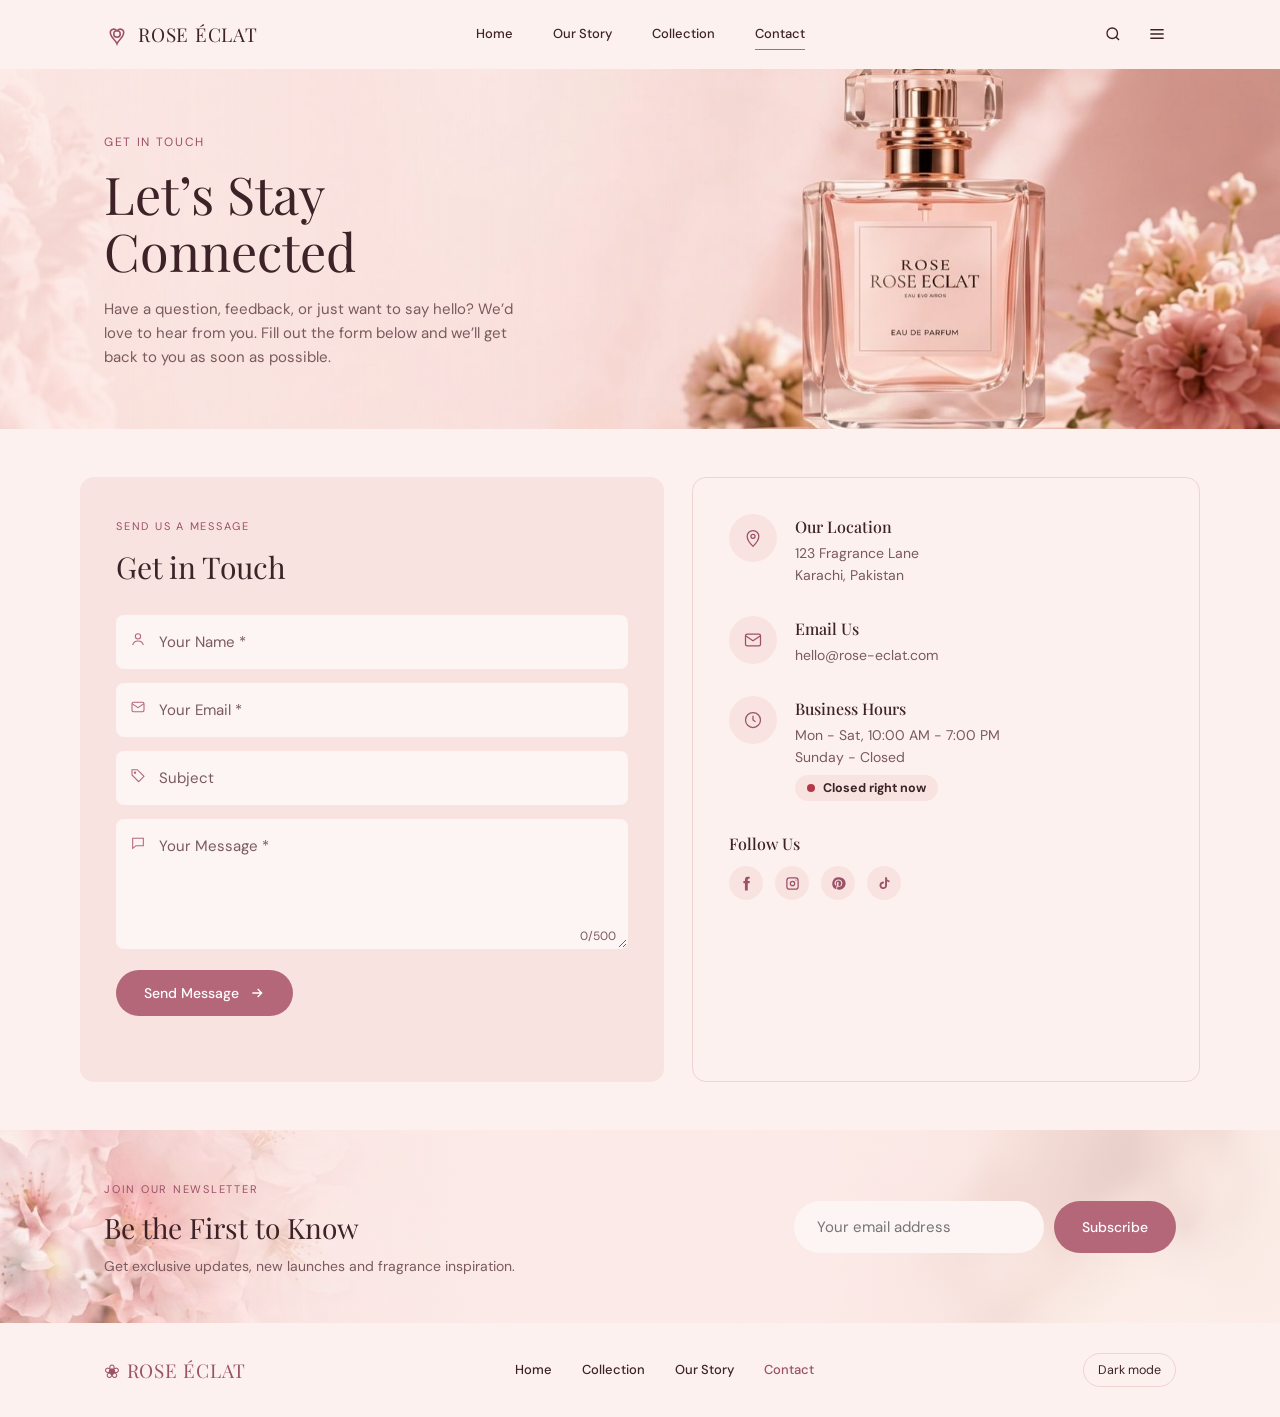
<file: contact.html>
<!DOCTYPE html>
<html lang="en">
<head>
<meta charset="utf-8">
<meta name="viewport" content="width=device-width, initial-scale=1, viewport-fit=cover">
<title>Contact – Rose Éclat</title>
<link rel="preconnect" href="https://fonts.googleapis.com">
<link href="https://fonts.googleapis.com/css2?family=DM+Sans:wght@400;500&family=Playfair+Display:wght@400;500&display=swap" rel="stylesheet">
<link rel="stylesheet" href="contact.css">
</head>
<body>


<header class="nav" id="nav">
  <div class="nav-in">
    <a class="logo" href="index.html" aria-label="Rose Éclat home">
      <svg width="26" height="26" viewBox="0 0 24 24" fill="none" stroke="currentColor" stroke-width="1.4"><circle cx="12" cy="12" r="3"/><path d="M12 9c-3-3-7-1-6 3s5 6 6 9c1-3 5-5 6-9s-3-6-6-3z"/></svg>
      <span>ROSE ÉCLAT</span>
    </a>

    <nav class="nav-links" aria-label="Main">
      <a href="index.html">Home</a>
      <a href="index.html#about">Our Story</a>
      <a href="index.html#collection">Collection</a>
      <a href="contact.html" aria-current="page">Contact</a>
    </nav>

    <div class="nav-tools">
      <button class="icon-btn" id="searchBtn" aria-label="Search" aria-expanded="false" aria-controls="searchBar">
        <svg viewBox="0 0 24 24" width="18" height="18" fill="none" stroke="currentColor" stroke-width="1.8"><circle cx="11" cy="11" r="7"/><path d="M20 20l-4-4"/></svg>
      </button>
      <button class="icon-btn" id="menuBtn" aria-label="Open menu" aria-expanded="false" aria-controls="drawer">
        <svg viewBox="0 0 24 24" width="20" height="20" fill="none" stroke="currentColor" stroke-width="1.8"><path d="M4 7h16M4 12h16M4 17h16"/></svg>
      </button>
    </div>
  </div>

  <form class="search-bar" id="searchBar" role="search" hidden>
    <input type="search" id="searchInput" placeholder="Search perfumes, notes, collections…" aria-label="Search">
  </form>
</header>

<div class="scrim" id="scrim" hidden></div>
<aside class="drawer" id="drawer" aria-label="Menu" aria-hidden="true">
  <button class="icon-btn close" id="closeBtn" aria-label="Close menu">✕</button>
  <a href="index.html">Home</a>
  <a href="index.html#collection">Collection</a>
  <a href="index.html#about">Our Story</a>
  <a href="contact.html" aria-current="page">Contact</a>
</aside>


<header class="hero">
  <div class="hero-bg" id="heroBg" role="img" aria-label="Rosé perfume bottle surrounded by pink flowers"></div>
  <div class="wrap">
    <div class="hero-copy">
      <small>GET IN TOUCH</small>
      <h1>Let’s Stay Connected</h1>
      <p>Have a question, feedback, or just want to say hello? We’d love to hear from you. Fill out the form below and we’ll get back to you as soon as possible.</p>
    </div>
  </div>
</header>

<main class="wrap grid">

  <section class="card" aria-labelledby="fh">

    <span class="label">SEND US A MESSAGE</span>
    <h2 id="fh">Get in Touch</h2>

    <form id="contact" novalidate action="https://formspree.io/f/mnpjrvpo" method="POST">

      <div class="field"><svg class="ic" viewBox="0 0 24 24"><circle cx="12" cy="8" r="4"/><path d="M4 21c1-4 4-6 8-6s7 2 8 6"/></svg>
        <input id="name" name="name" placeholder="Your Name *" autocomplete="name" aria-label="Your name"><div class="msg"></div></div>
      <div class="field"><svg class="ic" viewBox="0 0 24 24"><rect x="3" y="5" width="18" height="14" rx="2"/><path d="M3 7l9 6 9-6"/></svg>
        <input id="email" name="email" type="email" placeholder="Your Email *" autocomplete="email" aria-label="Your email"><div class="msg"></div></div>
      <div class="field"><svg class="ic" viewBox="0 0 24 24"><path d="M3 12V4h8l10 10-8 8z"/><circle cx="7.5" cy="8.5" r="1"/></svg>
        <input id="subject" name="subject" placeholder="Subject" aria-label="Subject"><div class="msg"></div></div>
      <div class="field"><svg class="ic" viewBox="0 0 24 24"><path d="M4 5h16v11H9l-5 4z"/></svg>
        <textarea id="message" name="message" maxlength="500" placeholder="Your Message *" aria-label="Your message"></textarea><span class="count" id="count">0/500</span><div class="msg">
        </div>
      </div>
      <button class="btn" type="submit">Send Message <svg class="arr" width="16" height="16" viewBox="0 0 24 24" fill="none" stroke="currentColor" stroke-width="2"><path d="M5 12h14M13 6l6 6-6 6"/></svg><span class="spin"></span></button>

      <p class="draft" id="draft" aria-live="polite"></p>

    </form>
  </section>

  <aside class="card plain" aria-label="Contact details">

    <div class="info">
      <div class="dot"><svg viewBox="0 0 24 24"><path d="M12 22s7-6.5 7-12a7 7 0 10-14 0c0 5.500 7 12 7 12z"/><circle cx="12" cy="10" r="2.500"/></svg></div>
      <div>
        <h3>Our Location</h3>
        <p>123 Fragrance Lane<br>Karachi, Pakistan</p>
      </div>
    </div>


    <div class="info">
      <div class="dot"><svg viewBox="0 0 24 24"><rect x="3" y="5" width="18" height="14" rx="2"/><path d="M3 7l9 6 9-6"/></svg></div>
      <div>
        <h3>Email Us</h3>
        <p><button class="copy" id="copyMail" title="Click to copy">hello@rose-eclat.com</button></p>
      </div>
    </div>
    <div class="info">
      <div class="dot"><svg viewBox="0 0 24 24"><circle cx="12" cy="12" r="9"/><path d="M12 7v5l3 2"/></svg></div>
      <div>
        <h3>Business Hours</h3>
        <p>Mon - Sat, 10:00 AM - 7:00 PM<br>Sunday - Closed</p>
        <span class="status" id="status" aria-live="polite"><i></i><b>Checking…</b></span>
      </div>
    </div>


    <h3 style="font-size:16px;font-weight:500">Follow Us</h3>

    <div class="social">
      <a href="#" aria-label="Facebook"><svg viewBox="0 0 24 24"><path d="M14 8V6c0-1 .5-1.500 1.500-1.500H17V1h-3c-3 0-4.500 2-4.500 4.500V8H7v3.500h2.500V23H14V11.500h2.800L17.300 8z"/></svg></a>
      <a href="#" aria-label="Instagram"><svg viewBox="0 0 24 24"><path d="M7 2h10a5 5 0 015 5v10a5 5 0 01-5 5H7a5 5 0 01-5-5V7a5 5 0 015-5zm0 2a3 3 0 00-3 3v10a3 3 0 003 3h10a3 3 0 003-3V7a3 3 0 00-3-3zm5 3.500a4.500 4.500 0 110 9 4.500 4.500 0 010-9zm0 2a2.500 2.500 0 100 5 2.500 2.500 0 000-5zM17.500 5.500a1 1 0 110 2 1 1 0 010-2z"/></svg></a>
      <a href="#" aria-label="Pinterest"><svg viewBox="0 0 24 24"><path d="M12 2a10 10 0 00-3.600 19.300c-.1-.8-.2-2 0-2.900l1.200-5s-.3-.6-.3-1.500c0-1.400.8-2.400 1.800-2.400.9 0 1.300.6 1.300 1.400 0 .9-.5 2.100-.8 3.300-.2 1 .5 1.800 1.500 1.800 1.800 0 3.200-1.900 3.200-4.600 0-2.400-1.700-4.100-4.200-4.100-2.800 0-4.500 2.100-4.500 4.300 0 .9.300 1.800.7 2.300l-.3 1.200c-.1.200-.2.300-.4.200-1.200-.6-2-2.400-2-3.800 0-3.100 2.300-6 6.500-6 3.400 0 6 2.400 6 5.700 0 3.400-2.100 6.100-5.100 6.100-1 0-1.900-.5-2.200-1.100l-.6 2.300c-.2.800-.8 1.800-1.200 2.400A10 10 0 1012 2z"/></svg></a>
      <a href="#" aria-label="TikTok"><svg viewBox="0 0 24 24"><path d="M16 2h-3v13a3 3 0 11-3-3c.3 0 .7 0 1 .1V9a6 6 0 105 6V8.500A7 7 0 0020 10V7a4 4 0 01-4-4z"/></svg></a>
    </div>
  </aside>
</main>

<section class="news" aria-labelledby="nh">
  <div class="wrap">
    <div>
      <span class="label">JOIN OUR NEWSLETTER</span>
      <h2 id="nh">Be the First to Know</h2>
      <p>Get exclusive updates, new launches and fragrance inspiration.</p>
    </div>
    <form class="nform" id="news" novalidate action="https://formspree.io/f/mnpjrvpo" method="POST">
      <input type="email" id="nmail" name="email" placeholder="Your email address" aria-label="Your email address" autocomplete="email">
      <button class="btn" type="submit">Subscribe <span class="spin"></span></button>
    </form>
  </div>
</section>

<footer>
  <div class="wrap">
    <a class="logo" href="#">❀ ROSE ÉCLAT</a>
    <nav aria-label="Footer"><a href="#">Home</a><a href="#">Collection</a><a href="#">Our Story</a><a href="#" aria-current="page">Contact</a></nav>
    <button class="theme" id="theme" aria-pressed="false">Dark mode</button>
  </div>
</footer>

<div class="toast" id="toast" role="status" aria-live="polite"></div>

<script src="contact.js"></script>
</body>
</html>
</file>
<file: contact.css>
:root
{--bg:#fdf1ef;
 --panel:#f9e3e0;
 --field:#fdf5f3;
 --ink:#3d2327;
 --muted:#7a5a5e;
 --rose:#b5677a;
 --rose-d:#9b5166;
 --line:#efd3d0;
 --onrose:#fff;
 --ok:#4f8a6a;
 --err:#b3384a;
 --f1:rgba(253,236,233,.78);
 --f2:rgba(253,236,233,.35);
 --m1:rgba(253,236,233,.88);
 --m2:rgba(253,236,233,.45);
box-sizing:border-box;
padding-top:env(safe-area-inset-top,0px);
padding-bottom:env(safe-area-inset-bottom,0px);
color-scheme:light
}
:root[data-theme="dark"]{--f1:rgba(42,26,30,.92);
      --f2:rgba(42,26,30,.5);
      --m1:rgba(42,26,30,.88);
      --m2:rgba(42,26,30,.5);
      --bg:#2a1a1e;
      --panel:#37232a;
      --field:#2f1d22;
      --ink:#fbe9e6;
      --muted:#d1aeb2;
      --rose:#d98ba0;
      --rose-d:#e7a3b5;
      --line:#4a3037;
      --onrose:#2a1a1e;
      --ok:#7cc79d;
      --err:#f08a9a;
      color-scheme:dark
}
html{
 scroll-padding-top:env(safe-area-inset-top,0px);
 scroll-behavior:smooth
}
*,*::before,*::after{box-sizing:border-box}

body{
      margin:0;
      background:var(--bg);color:var(--ink);
      font:400 15px/1.6 'DM Sans',system-ui,sans-serif
}
h1,h2,h3{
      font-family:'Playfair Display',Georgia,serif;
      font-weight:400;
      margin:0
}

a{color:inherit;text-decoration:none}
:focus-visible{outline:2px solid var(--rose);outline-offset:3px}

.wrap{max-width:1120px;margin:0 auto;padding:0 24px}

.nav{
      position:sticky;
      top:env(safe-area-inset-top,0px);
      z-index:30;background:color-mix(in srgb,var(--bg) 88%,transparent);
      backdrop-filter:blur(10px);-webkit-backdrop-filter:blur(10px);
      border-bottom:1px solid transparent;transition:transform .35s ease,border-color .3s,box-shadow .3s

}
.nav.scrolled{border-color:var(--line);box-shadow:0 6px 24px -14px rgba(120,60,70,.35)}
.nav.hide{transform:translateY(-100%)}
.nav-in{max-width:1120px;margin:0 auto;padding:0 24px;height:68px;display:grid;grid-template-columns:1fr auto 1fr;align-items:center}
.logo{display:inline-flex;align-items:center;gap:8px;color:var(--rose-d);font-family:'Playfair Display',serif;font-size:18px;letter-spacing:.05em;justify-self:start}
.logo span{color:var(--ink)}
.nav-links{display:flex;gap:40px;font-size:13px;font-weight:500}
.nav-links a{position:relative;padding:6px 0;color:var(--ink)}
.nav-links a::after{content:"";position:absolute;left:0;right:0;bottom:0;height:1.5px;background:var(--rose);transform:scaleX(0);transform-origin:left;transition:transform .3s}
.nav-links a:hover::after,.nav-links a[aria-current]::after{transform:scaleX(1)}
.nav-tools{justify-self:end;display:flex;gap:6px}
.icon-btn{width:38px;height:38px;border-radius:50%;border:0;background:none;color:var(--ink);cursor:pointer;display:grid;place-items:center;font-size:16px;transition:background .2s}
.icon-btn:hover{background:var(--panel)}

/* search */
.search-bar{max-width:1120px;margin:0 auto;padding:0 24px 14px}
.search-bar[hidden]{display:none}
.search-bar input{width:100%;border:1px solid var(--line);background:var(--field);color:var(--ink);font:inherit;padding:12px 20px;border-radius:999px;animation:drop .25s ease}
.search-bar input:focus{outline:none;border-color:var(--rose)}
@keyframes drop{from{opacity:0;transform:translateY(-6px)}}

/* drawer */
.scrim{position:fixed;inset:0;background:rgba(40,20,25,.4);z-index:40;opacity:0;transition:opacity .3s}
.scrim.show{opacity:1}
.drawer{position:fixed;top:0;right:0;bottom:0;width:min(320px,85vw);background:var(--bg);z-index:50;padding:80px 32px 32px;display:flex;flex-direction:column;gap:6px;transform:translateX(100%);transition:transform .35s cubic-bezier(.2,.7,.2,1);visibility:hidden}
.drawer.open{transform:none;visibility:visible}
.drawer a{font-family:'Playfair Display',serif;font-size:24px;padding:10px 0;border-bottom:1px solid var(--line);color:var(--ink)}
.drawer a[aria-current]{color:var(--rose-d)}
.drawer .close{position:absolute;top:16px;right:16px}

@media (max-width:820px){
  .nav-in{grid-template-columns:1fr auto}
  .nav-links{display:none}
}
@media (prefers-reduced-motion:reduce){.nav,.drawer,.scrim{transition:none}}


/* hero */
.hero{position:relative;min-height:360px;display:flex;align-items:center;overflow:hidden;background:#f6d5d1}
.hero-bg{position:absolute;inset:-4% 0;background:url("contact-hero.jpg") right center/cover no-repeat;will-change:transform;transition:transform .15s linear}
.hero::after{content:"";position:absolute;inset:0;background:linear-gradient(90deg,var(--f1) 0%,var(--f2) 38%,transparent 62%)}
:root[data-theme="dark"] .hero-bg{filter:brightness(.6) saturate(.9)}
.hero .wrap{position:relative;z-index:1;width:100%}
.hero-copy{max-width:420px;color:var(--ink)}
.hero-copy small{font-size:12px;letter-spacing:.14em;color:var(--rose-d)}
.hero h1{font-size:clamp(36px,5vw,52px);line-height:1.1;margin:12px 0 18px}
.hero p{margin:0;color:var(--muted)}
.hero-copy>*{animation:rise .8s cubic-bezier(.2,.7,.2,1) both}
.hero-copy h1{animation-delay:.12s}.hero-copy p{animation-delay:.24s}
@keyframes rise{from{opacity:0;transform:translateY(18px)}to{opacity:1;transform:none}}

/* main */
.grid{display:grid;grid-template-columns:1.15fr 1fr;gap:28px;padding:48px 0}
.card{background:var(--panel);border-radius:14px;padding:36px}
.card.plain{background:transparent;border:1px solid var(--line)}
.card h2{font-size:30px;margin:6px 0 24px}
.label{font-size:11px;letter-spacing:.16em;color:var(--rose-d)}
.field{position:relative;margin-bottom:14px}
.field svg.ic{position:absolute;left:14px;top:16px;width:16px;height:16px;stroke:var(--rose);fill:none;stroke-width:1.6;pointer-events:none}
.field input,.field textarea{width:100%;border:1px solid transparent;background:var(--field);color:var(--ink);font:inherit;padding:14px 14px 14px 42px;border-radius:8px;transition:border-color .2s,box-shadow .2s}
.field textarea{min-height:130px;resize:vertical}
.field input::placeholder,.field textarea::placeholder{color:var(--muted)}
.field input:focus,.field textarea:focus{outline:none;border-color:var(--rose);box-shadow:0 0 0 3px color-mix(in srgb,var(--rose) 22%,transparent)}
.field.bad input,.field.bad textarea{border-color:var(--err)}
.field.good input,.field.good textarea{border-color:var(--ok)}
.msg{font-size:12.5px;color:var(--err);min-height:0;max-height:0;overflow:hidden;opacity:0;transition:max-height .25s,opacity .25s;padding-left:4px}
.field.bad .msg{max-height:40px;opacity:1;margin-top:4px}
.count{position:absolute;right:12px;bottom:10px;font-size:12px;color:var(--muted)}
.btn{position:relative;overflow:hidden;display:inline-flex;align-items:center;gap:10px;border:0;cursor:pointer;background:var(--rose);color:var(--onrose);font:500 14px 'DM Sans',sans-serif;padding:14px 28px;border-radius:999px;transition:background .2s,transform .2s}
.btn:hover{background:var(--rose-d)}.btn:active{transform:scale(.97)}
.btn[disabled]{opacity:.7;cursor:progress}
.ripple{position:absolute;border-radius:50%;background:rgba(255,255,255,.45);transform:scale(0);animation:rip .6s ease-out;pointer-events:none}
@keyframes rip{to{transform:scale(3);opacity:0}}
.spin{width:14px;height:14px;border:2px solid currentColor;border-right-color:transparent;border-radius:50%;animation:sp .7s linear infinite;display:none}
.btn.load .spin{display:block}.btn.load .arr{display:none}
@keyframes sp{to{transform:rotate(360deg)}}
.draft{font-size:12.5px;color:var(--muted);margin:10px 0 0;min-height:20px}

.info{display:flex;gap:18px;align-items:flex-start;margin-bottom:30px}
.dot{flex:none;width:48px;height:48px;border-radius:50%;background:var(--panel);display:grid;place-items:center}
.dot svg{width:20px;height:20px;stroke:var(--rose-d);fill:none;stroke-width:1.5}
.info h3{font-size:16px;font-weight:500}
.info p{margin:2px 0 0;color:var(--muted);font-size:14px}
.copy{background:none;border:0;padding:0;color:var(--muted);font:inherit;cursor:pointer;text-align:left}
.copy:hover{color:var(--rose-d);text-decoration:underline}
.status{display:inline-flex;align-items:center;gap:8px;margin-top:6px;font-size:12.5px;padding:3px 12px;border-radius:999px;background:var(--panel)}
.status i{width:8px;height:8px;border-radius:50%;background:var(--err)}
.status.open i{background:var(--ok);box-shadow:0 0 0 0 var(--ok);animation:pulse 2s infinite}
@keyframes pulse{70%{box-shadow:0 0 0 7px transparent}}
.social{display:flex;gap:12px;margin-top:10px}
.social a{width:34px;height:34px;border-radius:50%;background:var(--panel);display:grid;place-items:center;transition:transform .2s,background .2s}
.social a:hover{transform:translateY(-3px);background:var(--line)}
.social svg{width:15px;height:15px;fill:var(--rose-d)}

/* newsletter */
.news{background:linear-gradient(100deg,var(--panel),var(--line));padding:46px 0}
.news .wrap{display:flex;align-items:center;justify-content:space-between;gap:28px;flex-wrap:wrap}
.news h2{font-size:28px;margin-top:6px}.news p{margin:4px 0 0;color:var(--muted);font-size:14px}
.nform{display:flex;gap:10px;flex-wrap:wrap}
.nform input{border:1px solid transparent;background:var(--field);color:var(--ink);font:inherit;padding:13px 22px;border-radius:999px;min-width:250px}
.nform input:focus{outline:none;border-color:var(--rose)}
.nform input.bad{border-color:var(--err)}

footer{padding:30px 0}
footer .wrap{display:flex;align-items:center;justify-content:space-between;gap:20px;flex-wrap:wrap}
.logo{font-family:'Playfair Display',serif;font-size:19px;letter-spacing:.04em}
footer nav{display:flex;gap:30px;font-size:13px;font-weight:500}
footer nav a:hover,footer nav a[aria-current]{color:var(--rose-d)}
.theme{background:none;border:1px solid var(--line);color:var(--ink);border-radius:999px;padding:6px 14px;font:inherit;font-size:12.5px;cursor:pointer}

.toast{position:fixed;left:50%;bottom:calc(24px + env(safe-area-inset-bottom,0px));transform:translate(-50%,30px);background:var(--ink);color:var(--bg);padding:12px 22px;border-radius:999px;font-size:14px;opacity:0;pointer-events:none;transition:.35s;z-index:20;max-width:90vw}
.toast.show{opacity:1;transform:translate(-50%,0)}

@media (max-width:820px){.grid{grid-template-columns:1fr}.card{padding:26px}.hero::after{background:linear-gradient(90deg,var(--m1),var(--m2))}footer nav{gap:18px}}
@media (prefers-reduced-motion:reduce){*{animation:none!important;transition:none!important}html{scroll-behavior:auto}}

/* newsletter background image */
.news{position:relative;overflow:hidden;background:url("news.jpg") center/cover no-repeat}
.news::before{content:"";position:absolute;inset:0;background:linear-gradient(90deg,transparent 0,var(--f1) 38%,var(--f1) 100%)}
:root[data-theme="dark"] .news::before{background:var(--f1)}
.news .wrap{position:relative;z-index:1}
</file>
